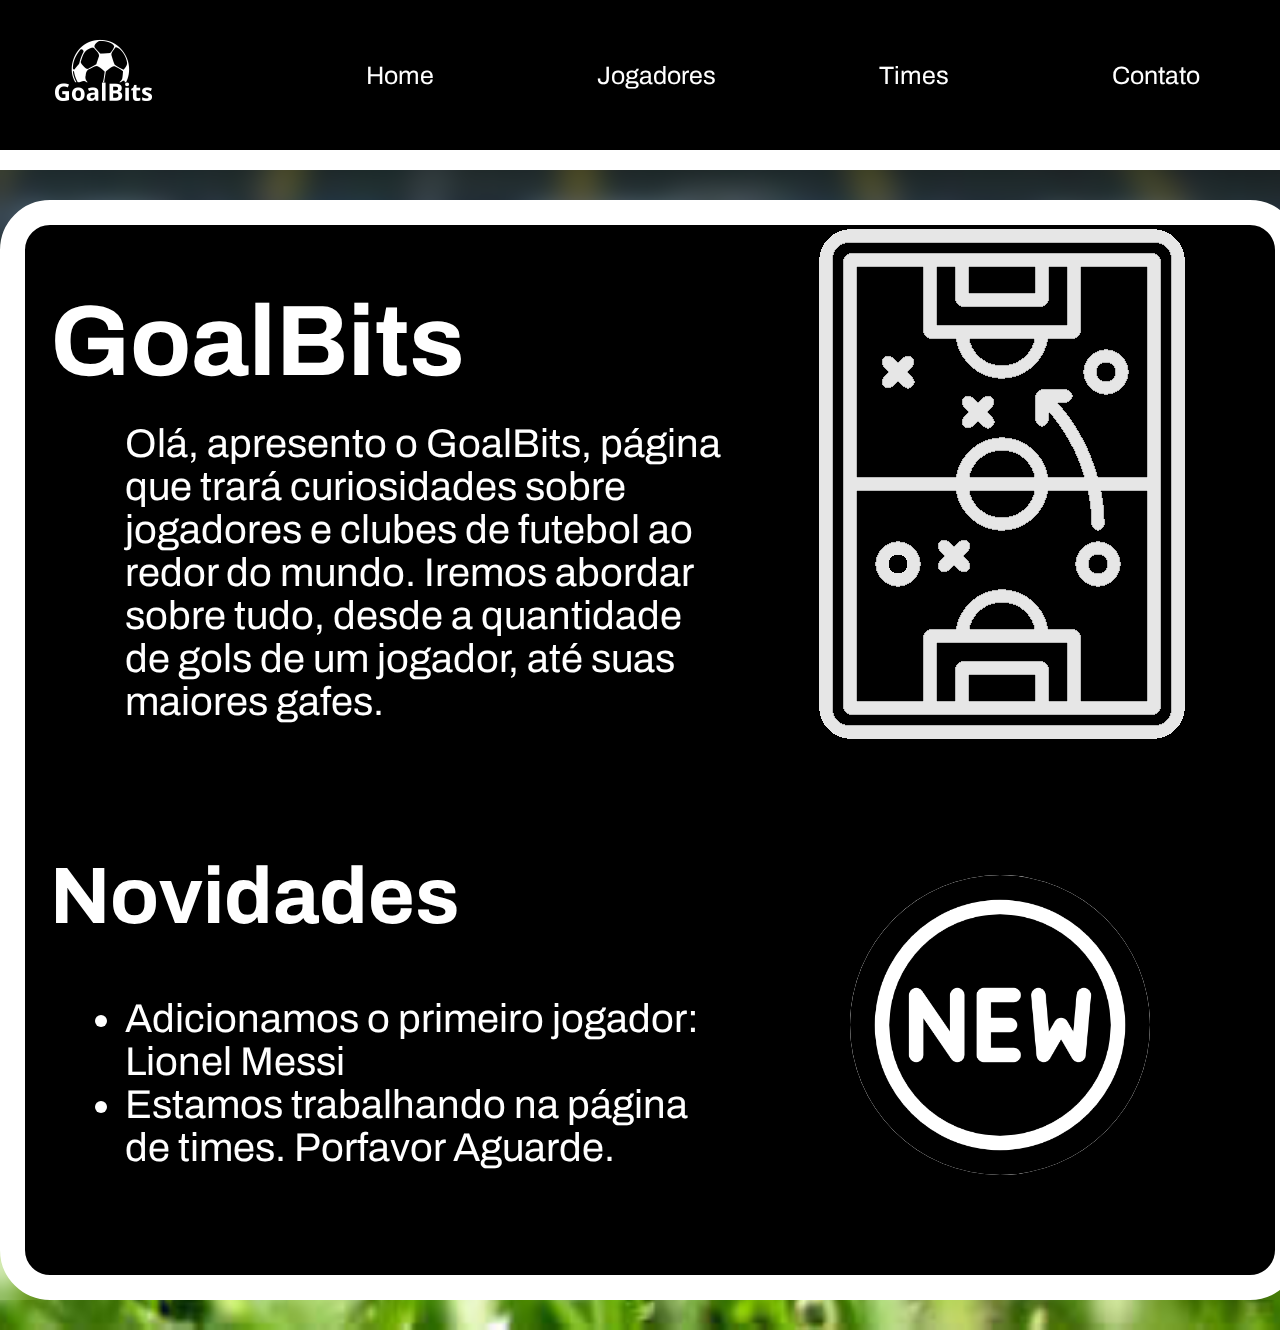
<file: index.html>
<!DOCTYPE html>
<html lang="en">

<head>
    <meta charset="UTF-8">
    <meta http-equiv="X-UA-Compatible" content="IE=edge">
    <meta name="viewport" content="width=device-width, initial-scale=1.0">
    <title>GoalBits</title>
    <link rel="icon" href="imagens/goalbitspreto.png">
    <link rel="stylesheet" type="text/css" href="style.css" media="screen" />
    <link rel="preconnect" href="https://fonts.googleapis.com">
    <link rel="preconnect" href="https://fonts.gstatic.com" crossorigin>
    <link
        href="https://fonts.googleapis.com/css2?family=Archivo:ital@1&family=Josefin+Sans:ital@1&family=Oxygen&family=Poppins:wght@300;600&display=swap"
        rel="stylesheet">
</head>

<body class="body" id="body">
    <nav class="cabecario" id="cabecario">
        <img src="imagens/goalbitspreto.png" alt="Imagem da logo do site GoalBits, uma bola com o nome do site por cima"
            class="logo">
        <ul class="menu">
            <a href="index.html" class="menu1">Home</a>
            <a href="jogadores.html" class="menu2">Jogadores</a>
            <a href="times.html" class="menu3">Times</a>
            <a href="contato.html" class="menu4">Contato</a>
        </ul>
    </nav>
    <main class="conteiner" id="conteiner">
        <div class="home">
            <h2 class="titu1">GoalBits</h2>
            <p class="pa1">Olá, apresento o GoalBits, página que trará curiosidades sobre jogadores e clubes de futebol ao
                redor do
                mundo. Iremos abordar sobre tudo, desde a quantidade de gols de um jogador, até suas maiores gafes.
            <p>
                <img src="imagens/campo-de-futebol.png" alt="" class="imgcampo">
        </div>
        <div class="home2">
            <h3 class="titu2">Novidades</h3>
            <ul class="novidades">
                <li>Adicionamos o primeiro jogador: Lionel Messi</li>
                <li>Estamos trabalhando na página de times. Porfavor Aguarde.</li>
            </ul>
            <img src="imagens/novo.png" alt="" class="imgnew">
        </div>
    </main>
</body>

</html>
</file>
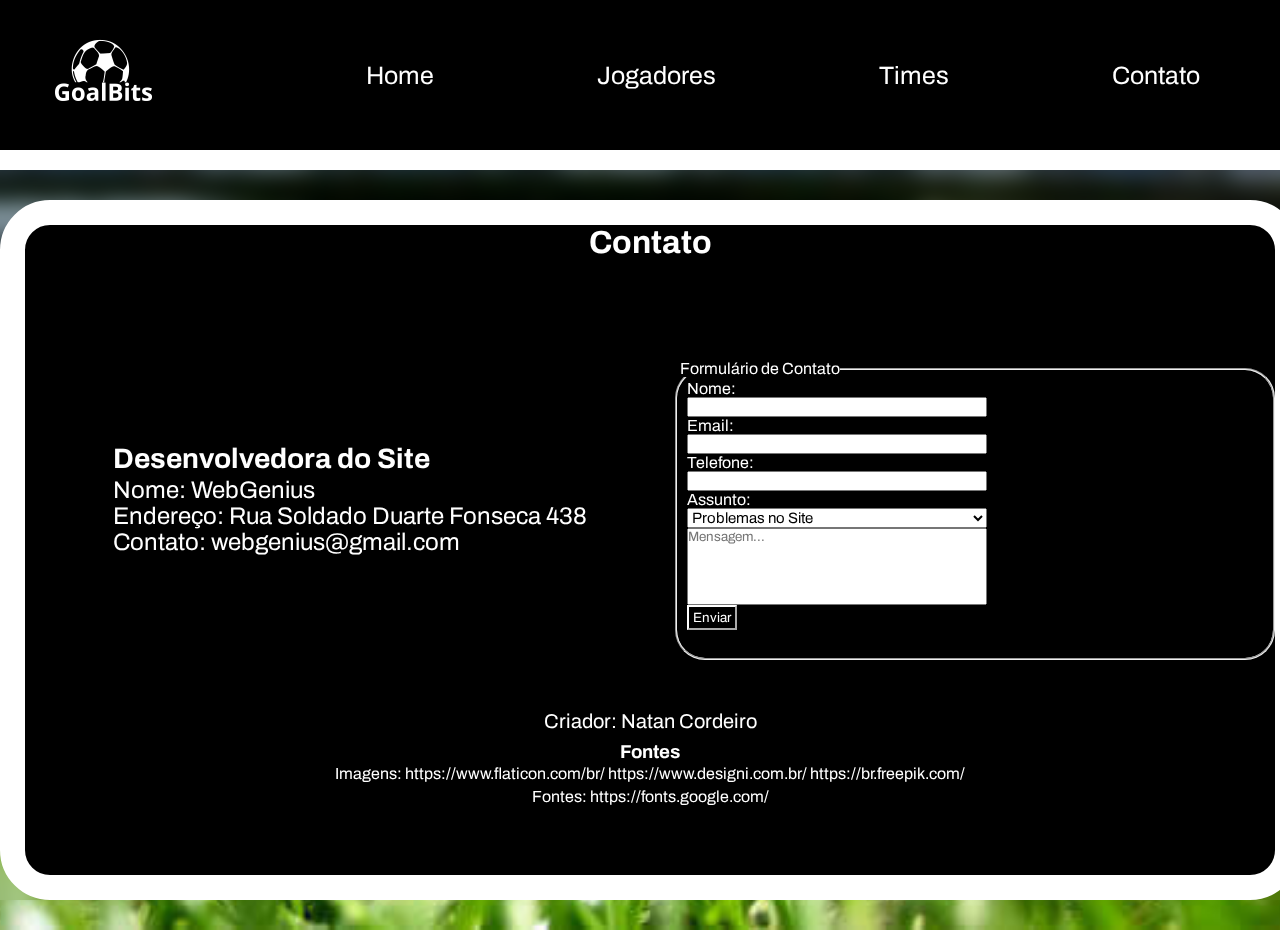
<file: contato.html>
<!DOCTYPE html>
<html lang="en">
    <head>
        <meta charset="UTF-8">
        <meta http-equiv="X-UA-Compatible" content="IE=edge">
        <meta name="viewport" content="width=device-width, initial-scale=1.0">
        <link rel="icon" href="imagens/goalbitspreto.png">
        <link rel="stylesheet" type="text/css" href="style.css" media="screen" />
        <link rel="preconnect" href="https://fonts.googleapis.com">
        <link rel="preconnect" href="https://fonts.gstatic.com" crossorigin>
        <link
            href="https://fonts.googleapis.com/css2?family=Archivo:ital@1&family=Josefin+Sans:ital@1&family=Oxygen&family=Poppins:wght@300;600&display=swap"
            rel="stylesheet">
        <title>GoalBits</title>
    </head>
    <body class="body">
        <nav class="cabecario" id="cabecario">
            <img src="imagens/goalbitspreto.png" alt="Imagem da logo do site GoalBits, uma bola com o nome do site por cima"
                class="logo">
            <ul class="menu">
                <a href="index.html" class="menu1">Home</a>
                <a href="jogadores.html" class="menu2">Jogadores</a>
                <a href="times.html" class="menu3">Times</a>
                <a href="contato.html" class="menu4">Contato</a>
            </ul>
        </nav>
        <main class="conteicont">
            <h1 class="titucont">Contato</h1>
            <div class="cont">
                <div class="continfo">
                    <h3>Desenvolvedora do Site</h3>
                    <p>Nome: WebGenius <br> Endereço: Rua Soldado Duarte Fonseca 438 <br> Contato: webgenius@gmail.com</p>
                </div>
                <fieldset class="formcont">
                    <legend>Formulário de Contato</legend>
                    <form class="formcont2" action="" method="post">
                        Nome:<input type="text">
                        Email:<input type="email" name="" id="">
                        Telefone:<input type="tel" >
                        Assunto: <select name="" id="">
                            <option value="1">Problemas no Site</option>
                            <option value="2">Sugestões</option>
                            <option value="3">Parceria</option>
                            <option value="4">Infomrações Erradas/Desatualizadas</option>
                        </select>
                        <textarea placeholder="Mensagem..." rows="5" ></textarea>
                    </form>
                    <button id="botao" type="submit">Enviar</button>
                </fieldset>
            </div>
            <p class="criador">Criador: Natan Cordeiro</p>
            <div class="fontes">
                <h3>Fontes</h3>
                <p>Imagens: https://www.flaticon.com/br/  https://www.designi.com.br/  https://br.freepik.com/  </p>
                <p>Fontes: https://fonts.google.com/</p> 
            </div>
           
        </main>
    </body>
</html>
</file>
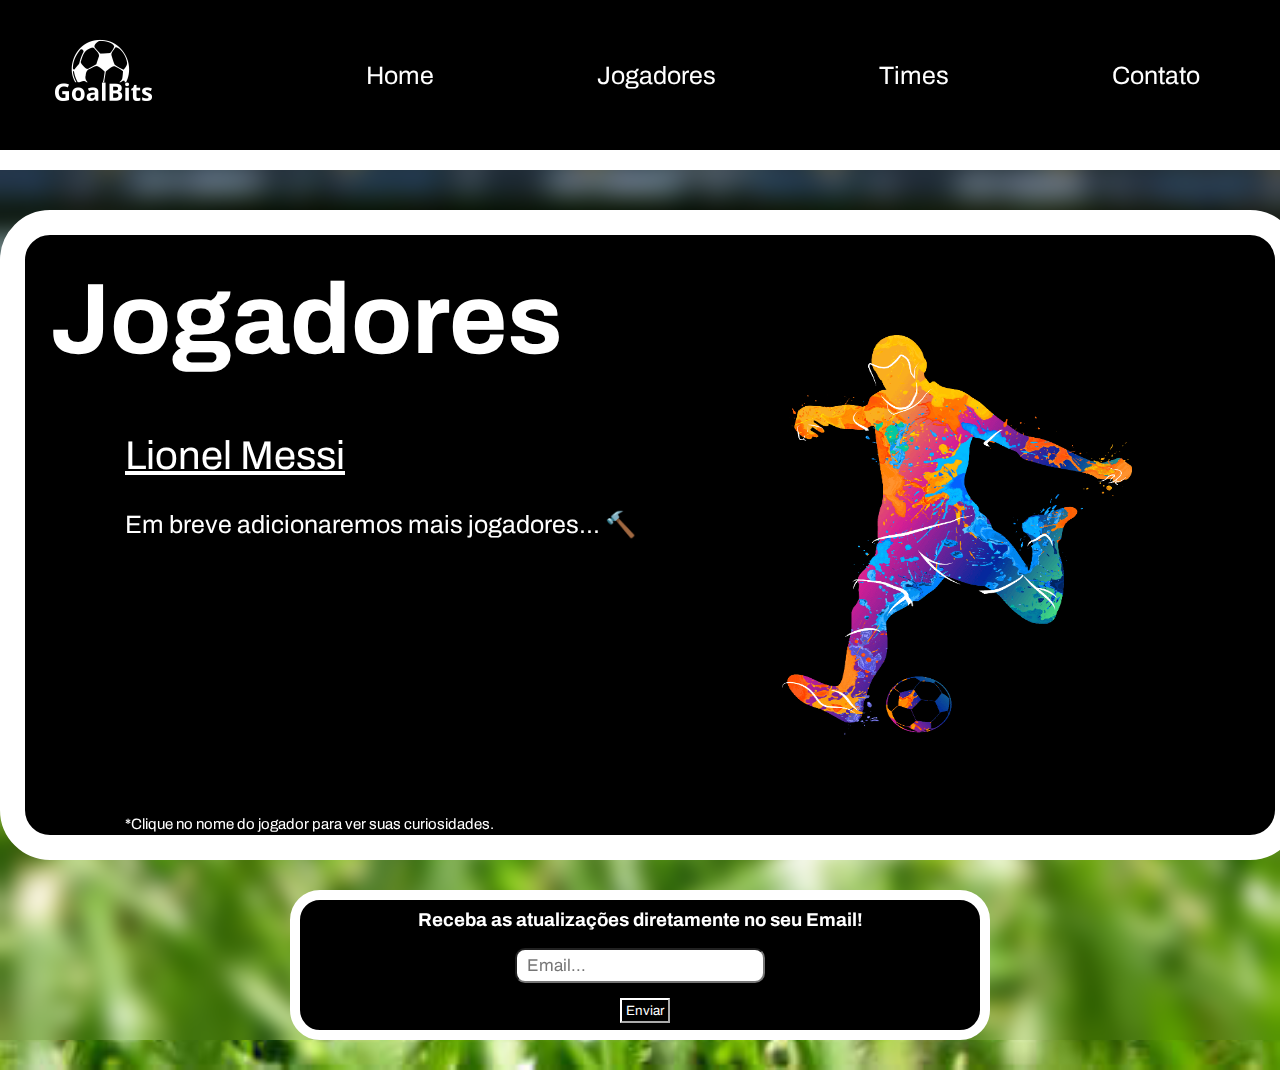
<file: jogadores.html>
<!DOCTYPE html>
<html lang="en">

<head>
    <meta charset="UTF-8">
    <meta http-equiv="X-UA-Compatible" content="IE=edge">
    <meta name="viewport" content="width=device-width, initial-scale=1.0">
    <title>GoalBits</title>
    <link rel="icon" href="imagens/goalbitspreto.png">
    <link rel="stylesheet" type="text/css" href="style.css" media="screen" />
    <link rel="preconnect" href="https://fonts.googleapis.com">
    <link rel="preconnect" href="https://fonts.gstatic.com" crossorigin>
    <link
        href="https://fonts.googleapis.com/css2?family=Archivo:ital@1&family=Josefin+Sans:ital@1&family=Oxygen&family=Poppins:wght@300;600&display=swap"
        rel="stylesheet">
</head>
<body class="body">
    <nav class="cabecario">
        <img src="imagens/goalbitspreto.png" alt="Imagem da logo do site GoalBits, uma bola com o nome do site por cima"
            class="logo">
        <ul class="menu">
            <a href="index.html" class="menu1">Home</a>
            <a href="jogadores.html" class="menu2">Jogadores</a>
            <a href="times.html" class="menu3">Times</a>
            <a href="contato.html" class="menu4">Contato</a>
        </ul>
    </nav>
    <main class="jogcont">
        <div class="jogmenu">
            <h2 class="jogtitu">Jogadores</h2>
            <a href="lionelmessi.html" class="amessi">Lionel Messi</a>
            <p class="manuten">Em breve adicionaremos mais jogadores... &#128296;</p>
            <p class="infor">*Clique no nome do jogador para ver suas curiosidades.</p>
            <img class="imgjog" src="imagens/jogadorgenerico.png" alt="">
            
        </div>
    </main>
    <main class="contmenu">
        <div class="emailmenu">
            <h3>Receba as atualizações diretamente no seu Email!</h3>
            <form method="post" action="">
                <input id="email" type="email" required placeholder="Email..." name="email">
            </form>
            <button id="botao" type="submit">Enviar</button>
        </div>
    </main>    
</html>
</file>
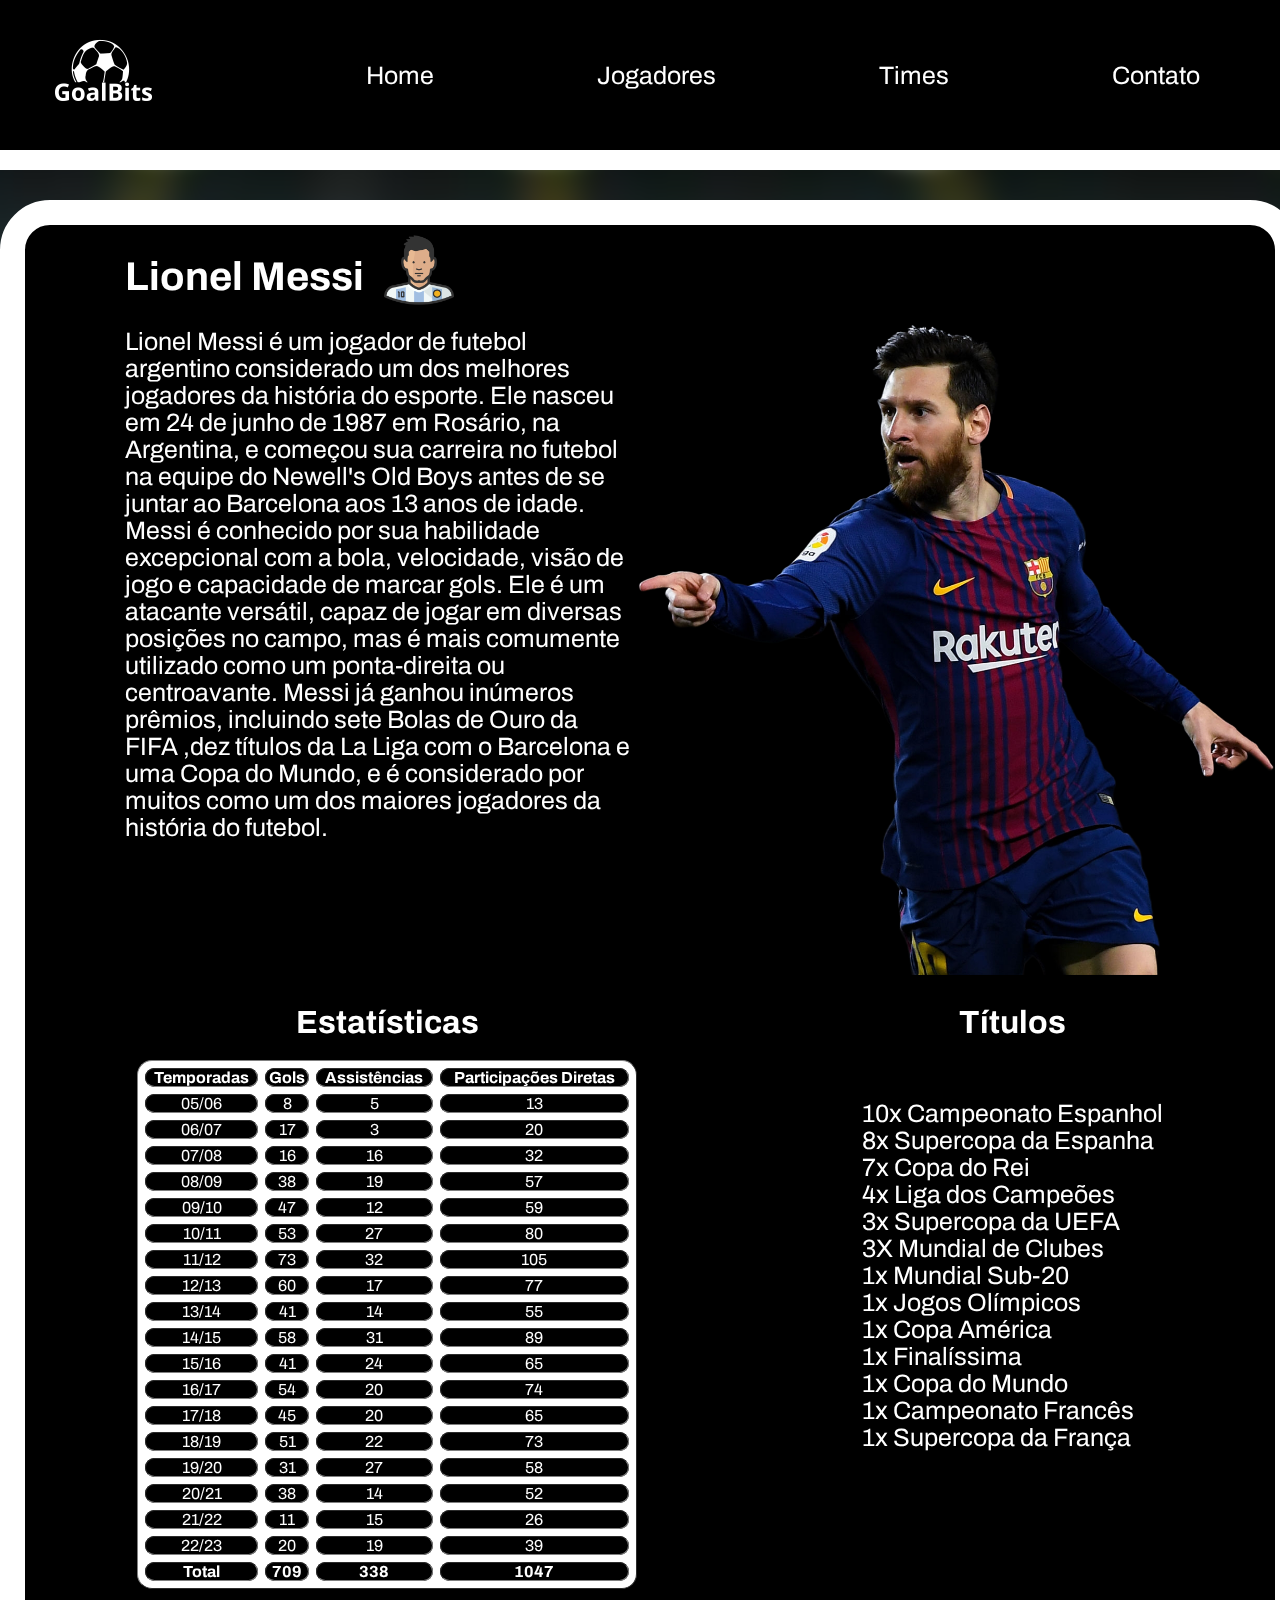
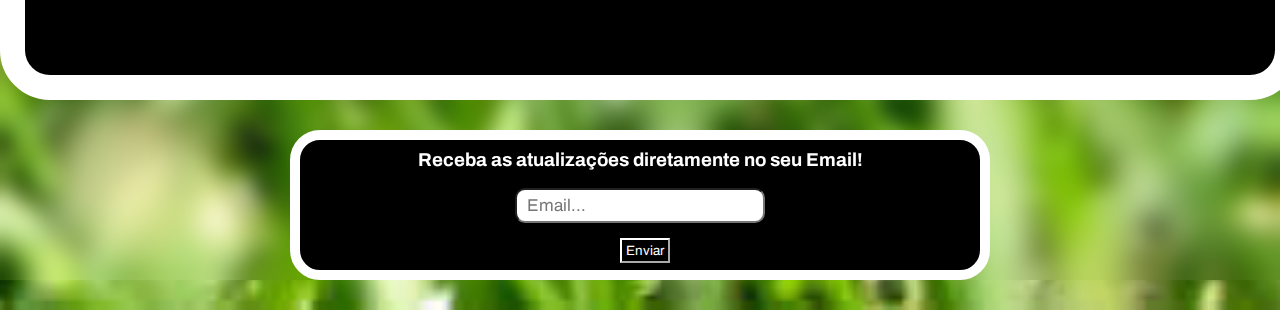
<file: lionelmessi.html>
<!DOCTYPE html>
<html lang="en">

<head>
    <meta charset="UTF-8">
    <meta http-equiv="X-UA-Compatible" content="IE=edge">
    <meta name="viewport" content="width=device-width, initial-scale=1.0">
    <link rel="icon" href="imagens/goalbitspreto.png">
    <link rel="stylesheet" type="text/css" href="style.css" media="screen" />
    <link rel="preconnect" href="https://fonts.googleapis.com">
    <link rel="preconnect" href="https://fonts.gstatic.com" crossorigin>
    <link
        href="https://fonts.googleapis.com/css2?family=Archivo:ital@1&family=Josefin+Sans:ital@1&family=Oxygen&family=Poppins:wght@300;600&display=swap"
        rel="stylesheet">
    <title>GoalBits</title>
</head>

<body class="body">
    <nav class="cabecario" id="cabecario">
        <img src="imagens/goalbitspreto.png" alt="Imagem da logo do site GoalBits, uma bola com o nome do site por cima"
            class="logo">
        <ul class="menu">
            <a href="index.html" class="menu1">Home</a>
            <a href="jogadores.html" class="menu2">Jogadores</a>
            <a href="times.html" class="menu3">Times</a>
            <a href="contato.html" class="menu4">Contato</a>
        </ul>
    </nav>
    <main class="conteimessi">
        <div class="titomessi">
            <h2 class="titumessi">Lionel Messi</h2>
            <img class="iconmessi" src="imagens/messiicon.png" alt="Icone do Jogador de Futebol Lionel Messi com a Camisa da Argentina">
        </div>
        <div class="apremessi">
            <p class="bibliomessi">Lionel Messi é um jogador de futebol argentino considerado um dos melhores jogadores da história do
                esporte. Ele nasceu em 24 de junho de 1987 em Rosário, na Argentina, e começou sua carreira no futebol
                na equipe do Newell's Old Boys antes de se juntar ao Barcelona aos 13 anos de idade. Messi é conhecido
                por sua habilidade excepcional com a bola, velocidade, visão de jogo e capacidade de marcar gols. Ele é
                um atacante versátil, capaz de jogar em diversas posições no campo, mas é mais comumente utilizado como
                um ponta-direita ou centroavante. Messi já ganhou inúmeros prêmios, incluindo sete Bolas de Ouro da FIFA
                ,dez títulos da La Liga com o Barcelona e uma Copa do Mundo, e é considerado por muitos como um dos maiores jogadores da
                história do futebol.
            </p>
            <img class="imgmessi" src="imagens/messi.png" alt="">
        </div>
        <div class="estatmessi">
            <h1 class="tituest">Estatísticas</h1>
            <table class="tableme" border="1" cellspacing="7" >
                <tr align="center" >
                    <th>Temporadas</th>
                    <th>Gols</th>
                    <th>Assistências</th>
                    <th>Participações Diretas</th>
                </tr>
                <tr align="center">
                    <td>05/06</td>
                    <td>8</td>
                    <td>5</td>
                    <td>13</td>
                </tr>
                <tr align="center">
                    <td>06/07</td>
                    <td>17</td>
                    <td>3</td>
                    <td>20</td>
                </tr>
                <tr align="center">
                    <td>07/08</td>
                    <td>16</td>
                    <td>16</td>
                    <td>32</td>
                </tr>
                <tr align="center">
                    <td>08/09</td>
                    <td>38</td>
                    <td>19</td>
                    <td>57</td>
                </tr>
                <tr align="center">
                    <td>09/10</td>
                    <td>47</td>
                    <td>12</td>
                    <td>59</td>
                </tr>
                <tr align="center">
                    <td>10/11</td>
                    <td>53</td>
                    <td>27</td>
                    <td>80</td>
                </tr>
                <tr align="center">
                    <td>11/12</td>
                    <td>73</td>
                    <td>32</td>
                    <td>105</td>
                </tr>
                <tr align="center">
                    <td>12/13</td>
                    <td>60</td>
                    <td>17</td>
                    <td>77</td>
                </tr>
                <tr align="center">
                    <td>13/14</td>
                    <td>41</td>
                    <td>14</td>
                    <td>55</td>
                </tr>
                <tr align="center">
                    <td>14/15</td>
                    <td>58</td>
                    <td>31</td>
                    <td>89</td>
                </tr>
                <tr align="center">
                    <td>15/16</td>
                    <td>41</td>
                    <td>24</td>
                    <td>65</td>
                </tr>
                <tr align="center">
                    <td>16/17</td>
                    <td>54</td>
                    <td>20</td>
                    <td>74</td>
                </tr>
                <tr align="center">
                    <td>17/18</td>
                    <td>45</td>
                    <td>20</td>
                    <td>65</td>
                </tr>
                <tr align="center">
                    <td>18/19</td>
                    <td>51</td>
                    <td>22</td>
                    <td>73</td>
                </tr>
                <tr align="center">
                    <td>19/20</td>
                    <td>31</td>
                    <td>27</td>
                    <td>58</td>
                </tr>
                <tr align="center">
                    <td>20/21</td>
                    <td>38</td>
                    <td>14</td>
                    <td>52</td>
                </tr>
                <tr align="center">
                    <td>21/22</td>
                    <td>11</td>
                    <td>15</td>
                    <td>26</td>
                </tr>
                <tr align="center">
                    <td>22/23</td>
                    <td>20</td>
                    <td>19</td>
                    <td>39</td>
                </tr>
                <tr align="center">
                    <td><b>Total</b></td>
                    <td><b>709</b></td>
                    <td><b>338</b></td>
                    <td><b>1047</b></td>
                </tr>
            </table>
            <h1 class="titutrof">Títulos</h1>
            <ul class="listtrof">
                <li>10x Campeonato Espanhol</li>
                <li>8x Supercopa da Espanha</li>
                <li>7x Copa do Rei</li>
                <li>4x Liga dos Campeões</li>
                <li>3x Supercopa da UEFA</li>
                <li>3X Mundial de Clubes</li>
                <li>1x Mundial Sub-20</li>
                <li>1x Jogos Olímpicos</li>
                <li>1x Copa América</li>
                <li>1x Finalíssima</li>
                <li>1x Copa do Mundo</li>
                <li>1x Campeonato Francês</li>
                <li>1x Supercopa da França</li>
                

            </ul>
        </div>
    </main>  
    <main class="contmenu">
        <div class="emailmenu">
            <h3>Receba as atualizações diretamente no seu Email!</h3>
            <form method="post" action="">
                <input id="email" type="email" required placeholder="Email..." name="email">
            </form>
            <button id="botao" type="submit">Enviar</button>
        </div>
    </main>     

</body>

</html>
</file>
<file: style.css>
*{
    font-family: 'Archivo', sans-serif,'Josefin Sans', sans-serif,'Oxygen', sans-serif,'Poppins', sans-serif;
    margin: auto 0;
    padding: 0;
    box-sizing: border-box;
}
.body{
    background-image: url(imagens/grama-campo-de-futebol.png);
    background-size: cover;
    background-position: center;
    
    min-height: 100vh;
    backdrop-filter: blur(10px);
}

.cabecario{
    background-color: black;
    display: flex;
    align-items: center;
    justify-content: space-between;
    border-bottom: solid 20px white;
}
.cabecario .logo{
    width: 200px;
    height: 150px;
}
.cabecario .menu{
    list-style: none;
}
.cabecario .menu a{
    margin: 50px;
    font-size: 25px;
    border-radius: 30px;
    text-decoration:none;
    color: white;
    transition: 0.7s;
    padding: 20px 30px;
}
.cabecario .menu a:hover{
    background-color: white;
    color: black;
}
.conteiner{
    border:25px solid white;
    margin: 0 auto;
    border-radius: 50px;
    background-color: black;
    height: 1100px;
    width: 1300px;
    margin-top: 30px;
    margin-bottom: 30px;
}
.conteiner .home{
    display: flex;
    flex-direction: column;
    flex-wrap: wrap;
    height: 600px;
}
.conteiner .home h2,p{
    color: white;
}
.conteiner .home .titu1{
    font-size: 100px;
    margin-left: 25px;
    height: 70px;
}
.conteiner .home .pa1{
    font-size: 40px;
    height: 400px;
    width: 600px;
    margin-left: 100px;
}
.conteiner .home .imgcampo{
    transform: rotate(90deg);
}
.conteiner .home2{
    display: flex;
    flex-direction: column;
    flex-wrap: wrap;
    height: 400px;
}
.conteiner .home2 .titu2{
    color: white;
    font-size: 80px;
    margin-left: 25px; 
}
.conteiner .home2 .novidades{
    color: white;
    font-size: 40px;
    margin-left: 100px; 
    height: 200px;
    width: 600px;
    margin-left: 100px;
}
.conteiner .home2 .imgnew{
    height: 300px;
    width: 300px;
    background-color: white;
    border-radius: 150px;
}
.jogcont{
    border:25px solid white;
    margin: 0 auto;
    border-radius: 50px;
    background-color: black;
    width: 1300px;
    margin-top: 40px;
}
.jogcont .jogmenu{
    display: flex;
    flex-wrap: wrap;
    flex-direction: column;
    height: 600px;
}
.jogcont .jogmenu .jogtitu{
    color: white;
    font-size: 100px;
    margin-left: 25px;
    margin-top: 30px;
}
.jogcont .jogmenu .amessi{
    font-size: 40px;
    color:white;
    margin-left: 100px;
    margin-top: 30px;
}
.jogcont .jogmenu .manuten{
    font-size: 25px;
    color:white;
    margin-left: 100px;
    height: 300px;
}
.jogcont .jogmenu .infor{
    font-size: 15px;
    color:white;
    margin-left: 100px;

}
.jogcont .jogmenu .imgjog{
    height: 400px;
    width: 350px;
}
.contmenu{
    display: flex;
    justify-content: center;
    margin-bottom: 10px;
    margin: 0 auto;
    margin: 30px;
}
.contmenu .emailmenu{
    border: solid white 10px;
    background-color: black;
    border-radius: 30px;
    height: 150px;
    width:700px;

}
.contmenu .emailmenu{
    display: flex;
    align-items: center;
    flex-direction: column;
}
.contmenu .emailmenu h3, form{
    color: white;
    display: flex;
    justify-content: center;
}
.contmenu .emailmenu h3{
    margin-top: 10px;
}
.contmenu .emailmenu form{
    margin-top: 10px;
}
#email{
    border-radius: 10px;
    height: 35px;
    width: 250px;
    font-family: inherit;
    padding-left: 10px;
    font-size: 17px;
}
#botao{
    font-family: inherit;
    margin-left: 10px;
    height: 25px;
    width: 50px;
    font: bold;
    background-color: black;
    color: white;
    border-color: white;
}
.conteimessi{
    border:25px solid white;
    margin: 0 auto;
    border-radius: 50px;
    background-color: black;
    height: 1500px;
    width: 1300px;
    margin-top: 30px;
    margin-bottom: 30px;
}
.conteimessi .titomessi{
    display: flex;
    flex-direction: row;    
}
.titomessi h2{
    font-size: 40px;
    color:white;
    margin-left: 100px;
    margin-top: 30px;
}
.titomessi img{
    width: 70px;
    display: flex;
    margin-left: 20px;
    margin-top: 10px;
}
.conteimessi .apremessi{
    display: flex;
    flex-direction: row;  
    margin-top: 20px; 
}
.apremessi p{
    font-size: 25px;
    margin-left: 100px;
    width: 700px;
    
}
.apremessi img{
    width: auto;
    height: 650px;
}
.estatmessi{
    display: flex;
    flex-direction: column;
    flex-wrap: wrap;
    height: 600px;
    margin-top: 30px;

}
.tituest{
    color: white;
    margin: 0 auto;
    margin-bottom:20px; 
}
.tableme{
    color: white;
    border-radius: 15px;
    background-color:white;
    width: 500px;
    margin: 0 auto;
}
.tableme th, td, tr{
    background-color: black;
    border-radius: 10px;
}
.titutrof{
    color: white;
    margin: 0 auto;
}
.listtrof{
    color: white;
    list-style: none;
    font-size: 25px;
    display: flex;
    margin: 0 auto;
    flex-direction: column;
    margin-top: 60px;
}
.conteitime{
    border:25px solid white;
    margin: 0 auto;
    border-radius: 50px;
    background-color: black;
    height: 700px;
    width: 1300pmx;
    margin-top: 30px;
    display: flex;
    justify-content: center;
    margin: 30px;
    
}
.conteitime .imgmanu{
    width: 700px;
    height: auto;
    border: solid 5px;
    background-color: white;
    border-radius: 30px;
    
}
.conteicont{
    border:25px solid white;
    margin: 0 auto;
    border-radius: 50px;
    background-color: black;
    height: 700px;
    width: 1300px;
    margin-top: 30px;
    margin-bottom: 30px;
}
.conteicont .titucont{
    color: white;
    display: flex;
    justify-content: center;
    margin-bottom: 100px;
}
.cont{
    display: flex;
    flex-direction: row;
    justify-content: space-between;
}
.continfo{
    margin: 0 auto;
    font-size: 24px;
    margin-top: 80px;

}
.cont h3, p, legend{
    color: white;
    margin: 3px;
}
.cont textarea{
    width: 300px;
    resize: none;
}
.formcont{
    width: 600px;
    border-radius: 30px;
    height: 300px;
}

.formcont2{
    display: flex;
    flex-direction: column;
    margin-left:10px;
}
.formcont2 input, select{
    width: 300px;
    font-size: 15px
}
.criador{
    display: flex;
    justify-content: center;
    margin-top:50px;
    font-size: 20px;
}
.fontes{
    display: flex;
    align-items: center;
    color: white;
    flex-direction: column;
    margin-top:10px;
}
</file>
